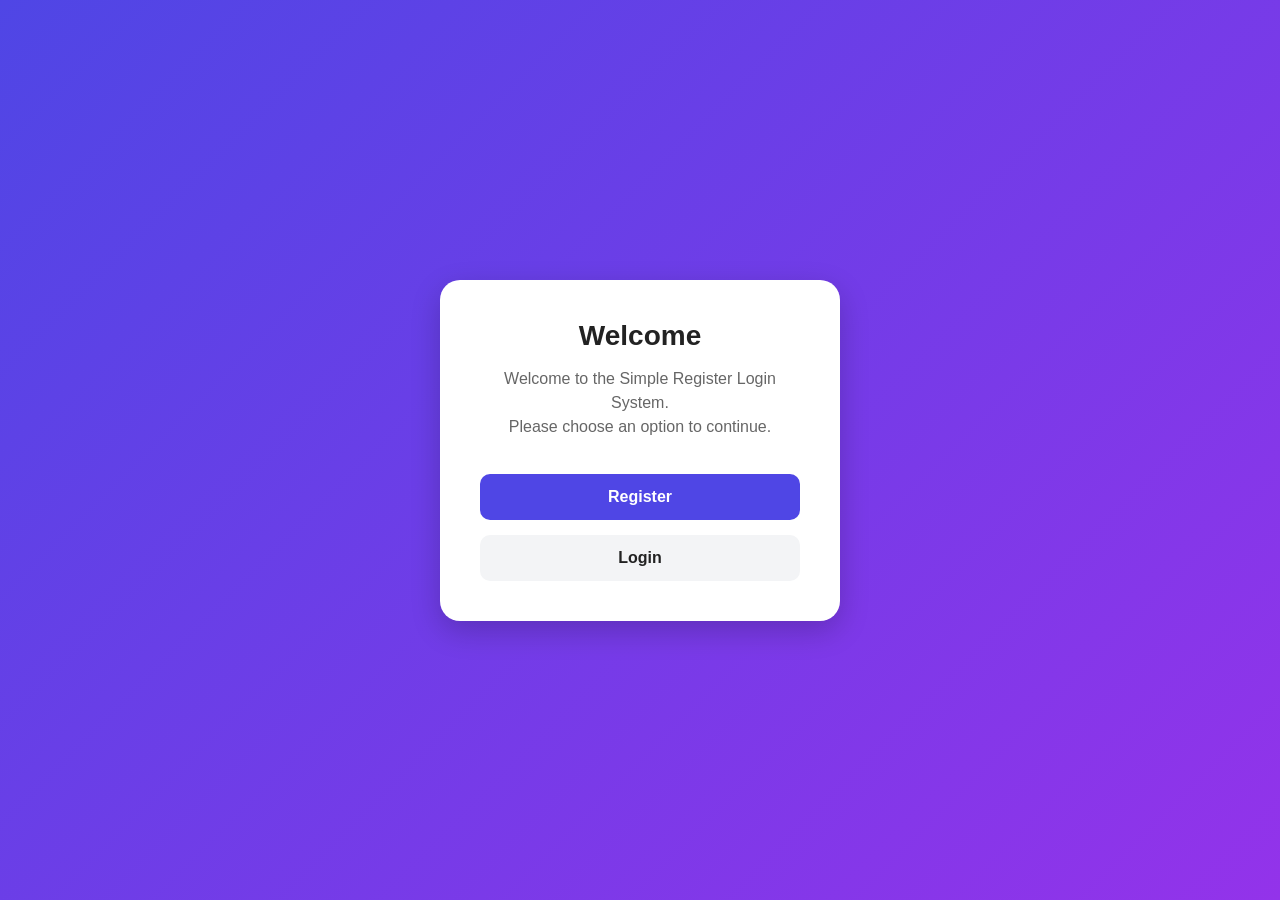
<file: src/main/resources/static/index.html>
<!DOCTYPE html>
<html lang="en">
<head>
    <meta charset="UTF-8">
    <meta name="viewport" content="width=device-width, initial-scale=1.0">
    <title>Welcome Page</title>
    <link rel="stylesheet" href="StyleSheets/index.css">
</head>
<body>

<div class="container">
    <h1>Welcome</h1>

    <p>
        Welcome to the Simple Register Login System.<br>
        Please choose an option to continue.
    </p>

    <div class="button-group">
        <button class="register-btn" onclick="goRegister()">Register</button>
        <button class="login-btn" onclick="goLogin()">Login</button>
    </div>

</div>

<script>
    function goRegister() {
        window.location.href = "registerPage.html";
    }

    function goLogin() {
        window.location.href = "loginPage.html";
    }
</script>

</body>
</html>
</file>
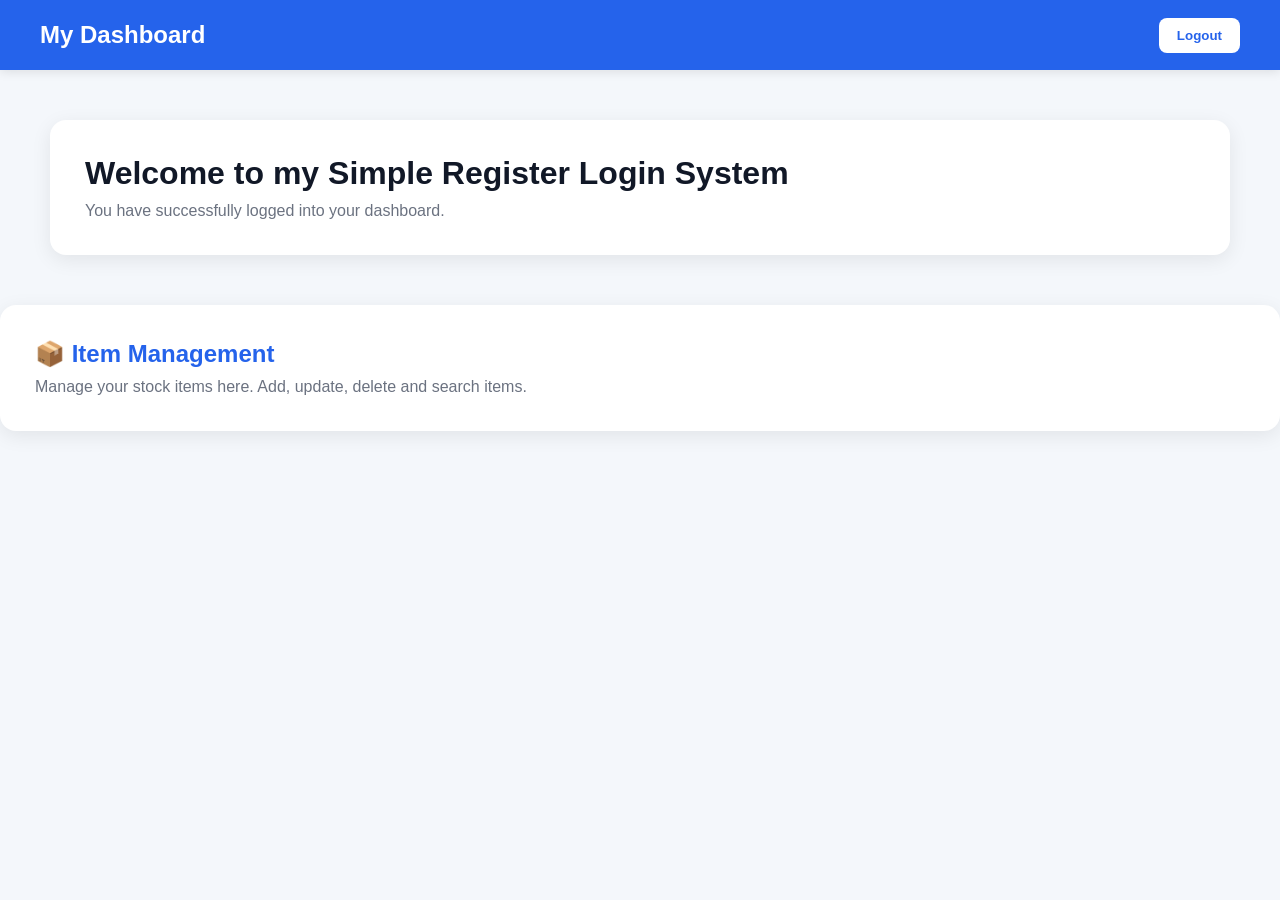
<file: src/main/resources/static/dashboard.html>
<!DOCTYPE html>
<html lang="en">
<head>
    <meta charset="UTF-8">
    <meta name="viewport" content="width=device-width, initial-scale=1.0">
    <title>Dashboard</title>

    <link rel="stylesheet" href="StyleSheets/dashboard.css">
</head>

<body>

<!-- Navbar -->
<div class="navbar">
    <h2>My Dashboard</h2>

    <button class="logout-btn" onclick="logout()">
        Logout
    </button>
</div>

<!-- Content -->
<div class="dashboard-container">

    <div class="welcome-card">
        <h1>Welcome to my Simple Register Login System</h1>
        <p>
            You have successfully logged into your dashboard.
        </p>
    </div>

</div>

<div class="item-card" onclick="openItems()">

    <h2>📦 Item Management</h2>

    <p>
        Manage your stock items here.
        Add, update, delete and search items.
    </p>

</div>

<script>

    function logout() {
        alert("Logged out successfully");
        window.location.href = "loginPage.html";
    }

    function openItems(){
        window.location.href = "itemsPage.html";
    }

</script>

</body>
</html>
</file>
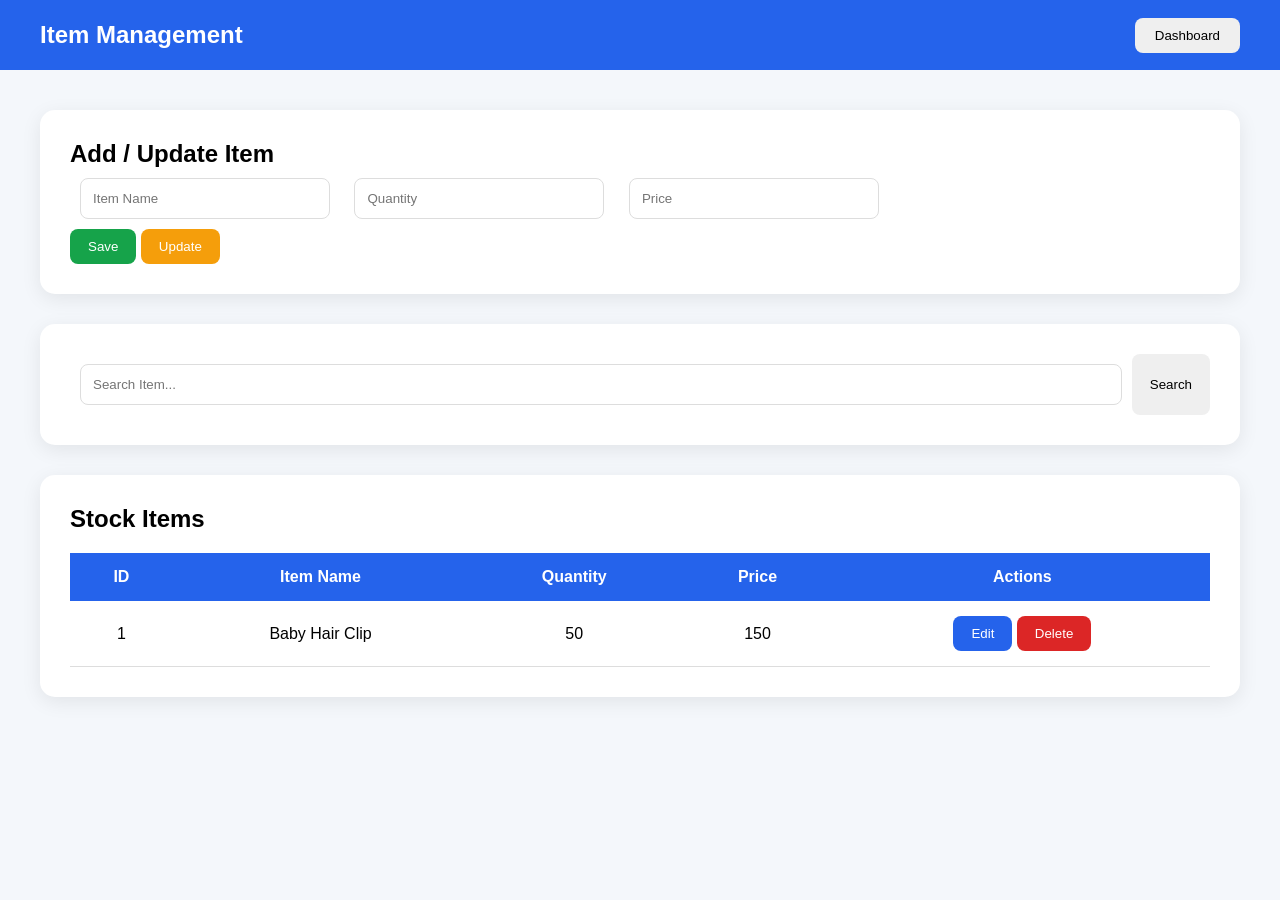
<file: src/main/resources/static/itemsPage.html>
<!DOCTYPE html>
<html lang="en">
<head>
    <meta charset="UTF-8">
    <title>Item Page</title>
    <link rel="stylesheet" href="StyleSheets/item.css">
    <script src="js/itemScript.js"></script>
</head>
<body>
<div class="navbar">

  <h2>Item Management</h2>

  <button onclick="goBack()">Dashboard</button>

</div>

<div class="container">
  <!-- Item Form -->
  <div class="form-card">
    <h2>Add / Update Item</h2>
    <input type="hidden" id="itemId">

    <input type="text"
           id="itemName"
           placeholder="Item Name">

    <input type="number"
           id="quantity"
           placeholder="Quantity">

    <input type="number"
           id="price"
           placeholder="Price">

    <div>
      <button id="saveButton" class="save">
        Save
      </button>

      <button id="updateButton" class="update">
        Update
      </button>
    </div>

  </div>

  <!-- Search -->
  <div class="search-box">
    <input type="text"
           id="searchText"
           placeholder="Search Item...">

    <button id="searchButton">
      Search
    </button>

  </div>

  <!-- Table -->
  <div class="table-card">
    <h2>Stock Items</h2>

    <table>
      <thead>
      <tr>

        <th>ID</th>

        <th>Item Name</th>

        <th>Quantity</th>

        <th>Price</th>

        <th>Actions</th>

      </tr>
      </thead>

      <tbody id="itemTableBody">
      <tr>

        <td>1</td>

        <td>Baby Hair Clip</td>

        <td>50</td>

        <td>150</td>

        <td>

          <button id="editButton" class="edit">
            Edit
          </button>

          <button id="deleteButton" class="delete">
            Delete
          </button>

        </td>
      </tr>
      </tbody>

    </table>

  </div>
</div>
</body>
</html>
</file>
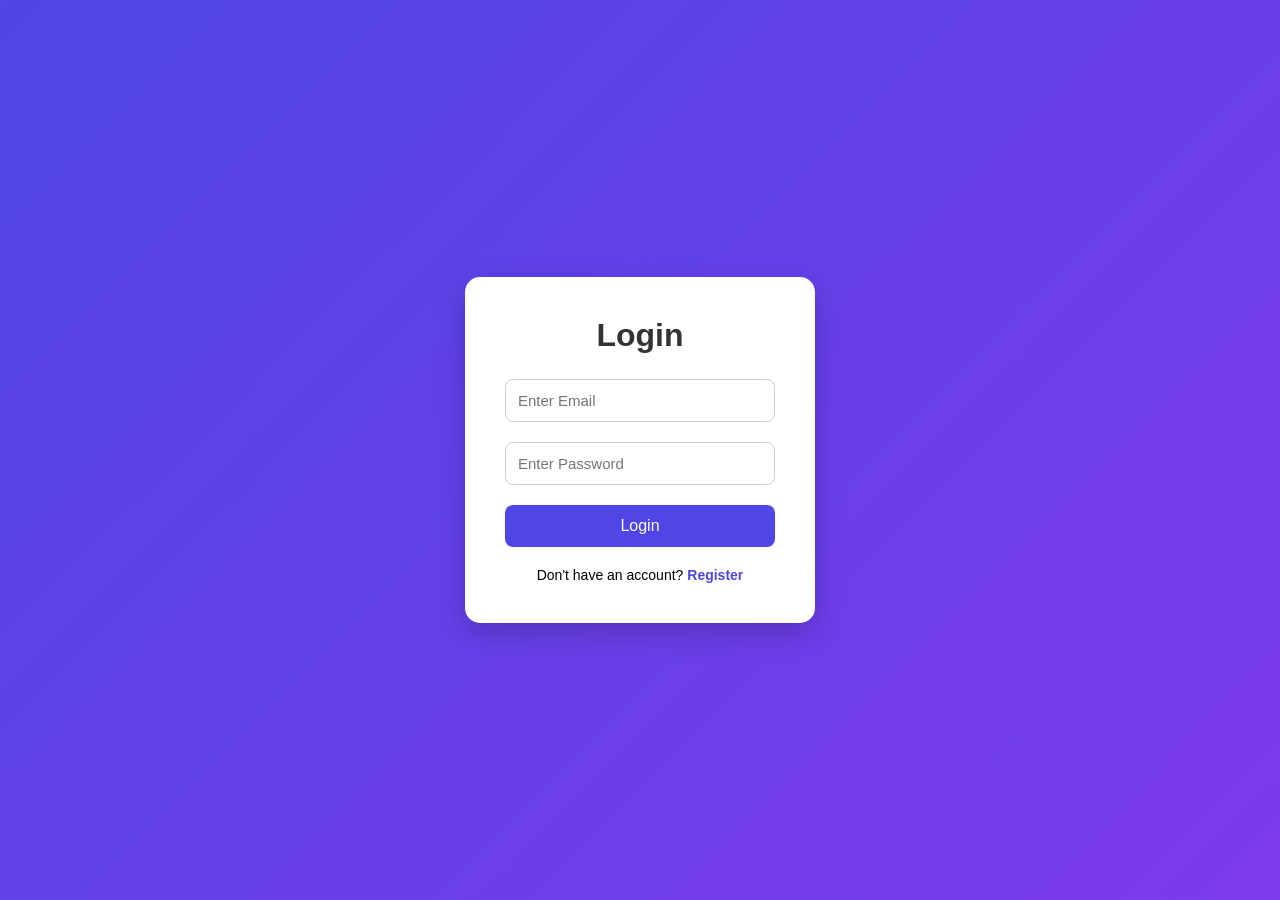
<file: src/main/resources/static/loginPage.html>
<!DOCTYPE html>
<html lang="en">
<head>
    <meta charset="UTF-8">
    <meta name="viewport" content="width=device-width, initial-scale=1.0">
    <title>Login Page</title>

    <link rel="stylesheet" href="StyleSheets/login.css">

</head>

<body>

<div class="login-container">

    <h1>Login</h1>

    <div class="input-group">
        <input id="loginEmail" placeholder="Enter Email">
    </div>

    <div class="input-group">
        <input id="loginPassword" type="password" placeholder="Enter Password">
    </div>

    <button onclick="login()">Login</button>

    <div class="register-link">
        Don't have an account?
        <a href="registerPage.html">Register</a>
    </div>

</div>

<script>

    function login() {

        const data = {
            email: document.getElementById("loginEmail").value,
            password: document.getElementById("loginPassword").value
        };

        fetch("http://localhost:8080/auth/login", {
            method: "POST",
            headers: {
                "Content-Type": "application/json"
            },
            body: JSON.stringify(data)
        })
            .then(res => res.text())
            .then(response => {

                alert(response);

                if (response.toLowerCase().includes("success")){
                    window.location.href = "dashboard.html"
                }else {
                    window.location.href = "loginPage.html"
                }

            })
    }

</script>

</body>
</html>
</file>
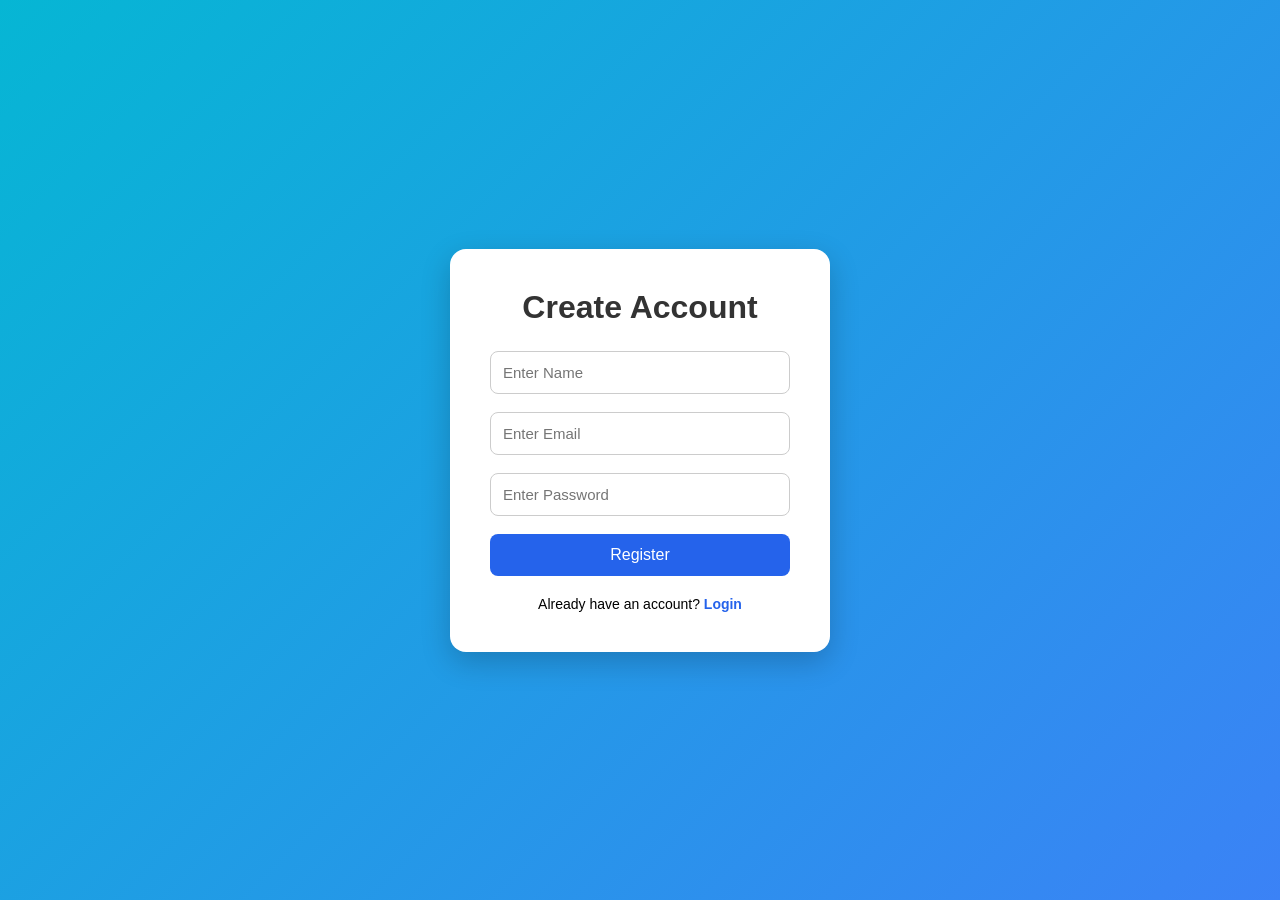
<file: src/main/resources/static/registerPage.html>
<!DOCTYPE html>
<html lang="en">
<head>
    <meta charset="UTF-8">
    <meta name="viewport" content="width=device-width, initial-scale=1.0">
    <title>Register Page</title>

    <link rel="stylesheet" href="StyleSheets/register.css">
</head>

<body>

<div class="register-container">

    <h1>Create Account</h1>

    <div class="input-group">
        <input id="name" placeholder="Enter Name">
    </div>

    <div class="input-group">
        <input id="email" placeholder="Enter Email">
    </div>

    <div class="input-group">
        <input id="password" type="password" placeholder="Enter Password">
    </div>

    <button onclick="register()">Register</button>

    <div class="login-link">
        Already have an account?
        <a href="loginPage.html">Login</a>
    </div>

</div>

<script>

    function register() {

        const data = {
            name: document.getElementById("name").value,
            email: document.getElementById("email").value,
            password: document.getElementById("password").value
        };

        fetch("http://localhost:8080/auth/register", {
            method: "POST",
            headers: {
                "Content-Type": "application/json"
            },
            body: JSON.stringify(data)
        })
            .then(res => res.text())
            .then(response => {

                alert(response);

                if (response.toLowerCase().includes("success")) {
                    window.location.href = "loginPage.html"
                }

            })
    }

</script>

</body>
</html>
</file>
<file: src/main/resources/static/StyleSheets/index.css>
* {
    margin: 0;
    padding: 0;
    box-sizing: border-box;
    font-family: Arial, sans-serif;
}

body {
    height: 100vh;
    display: flex;
    justify-content: center;
    align-items: center;
    background: linear-gradient(135deg, #4f46e5, #9333ea);
}

.container {
    background: white;
    width: 400px;
    padding: 40px;
    border-radius: 20px;
    text-align: center;
    box-shadow: 0 10px 30px rgba(0, 0, 0, 0.2);
}

h1 {
    font-size: 28px;
    margin-bottom: 15px;
    color: #222;
}

p {
    color: #666;
    margin-bottom: 35px;
    line-height: 1.5;
}

.button-group {
    display: flex;
    flex-direction: column;
    gap: 15px;
}

button {
    padding: 14px;
    border: none;
    border-radius: 10px;
    font-size: 16px;
    font-weight: bold;
    cursor: pointer;
    transition: 0.3s ease;
}

.register-btn {
    background-color: #4f46e5;
    color: white;
}

.register-btn:hover {
    background-color: #4338ca;
    transform: translateY(-2px);
}

.login-btn {
    background-color: #f3f4f6;
    color: #222;
}

.login-btn:hover {
    background-color: #e5e7eb;
    transform: translateY(-2px);
}

@media (max-width: 450px) {
    .container {
        width: 90%;
        padding: 30px 20px;
    }

    h1 {
        font-size: 24px;
    }
}
</file>
<file: src/main/resources/static/StyleSheets/dashboard.css>
*{
    margin: 0;
    padding: 0;
    box-sizing: border-box;
    font-family: Arial, sans-serif;
}

body{
    min-height: 100vh;
    background: #f4f7fb;
}

/* Navbar */
.navbar{
    width: 100%;
    height: 70px;
    background: #2563eb;
    display: flex;
    justify-content: space-between;
    align-items: center;
    padding: 0 40px;
    color: white;
    box-shadow: 0 2px 10px rgba(0,0,0,0.1);
}

.logout-btn{
    padding: 10px 18px;
    border: none;
    border-radius: 8px;
    background: white;
    color: #2563eb;
    font-weight: bold;
    cursor: pointer;
}

.logout-btn:hover{
    background: #e5e7eb;
}

/* Content */
.dashboard-container{
    padding: 50px;
    display: flex;
    flex-direction: column;
    gap: 30px;
}

.welcome-card{
    background: white;
    padding: 35px;
    border-radius: 16px;
    box-shadow: 0 5px 20px rgba(0,0,0,0.08);
}

.welcome-card h1{
    color: #111827;
    margin-bottom: 10px;
}

.welcome-card p{
    color: #6b7280;
    font-size: 16px;
}

.item-card{

    background:white;
    padding:35px;
    border-radius:16px;

    box-shadow:0 5px 20px rgba(0,0,0,0.08);

    cursor:pointer;

    transition:0.3s;

}


.item-card:hover{

    transform:translateY(-5px);

    box-shadow:0 10px 25px rgba(0,0,0,0.15);

}


.item-card h2{

    color:#2563eb;
    margin-bottom:10px;

}

.item-card p{

    color:#6b7280;

}
</file>
<file: src/main/resources/static/StyleSheets/item.css>
*{
    margin:0;
    padding:0;
    box-sizing:border-box;
    font-family:Arial;
}

body{
    background:#f4f7fb;
}

.navbar{
    height:70px;
    background:#2563eb;
    color:white;
    display:flex;
    justify-content:space-between;
    align-items:center;
    padding:0 40px;
}

.navbar button{
    padding:10px 20px;
    border:none;
    border-radius:8px;
    cursor:pointer;
}

.container{
    padding:40px;
}

.form-card,
.table-card,
.search-box{
    background:white;
    padding:30px;
    border-radius:15px;
    margin-bottom:30px;
    box-shadow:0 5px 20px rgba(0,0,0,0.08);
}

input{
    padding:12px;
    margin:10px;
    width:250px;
    border:1px solid #ddd;
    border-radius:8px;
}

button{
    padding:10px 18px;
    border:none;
    border-radius:8px;
    cursor:pointer;
}

.save{
    background:#16a34a;
    color:white;
}

.update{
    background:#f59e0b;
    color:white;
}

.search-box{
    display:flex;
}

.search-box input{
    flex:1;
}

table{
    width:100%;
    border-collapse:collapse;
    margin-top:20px;
}

th{
    background:#2563eb;
    color:white;
    padding:15px;
}

td{
    padding:15px;
    text-align:center;
    border-bottom:1px solid #ddd;
}

.edit{
    background:#2563eb;
    color:white;
}

.delete{
    background:#dc2626;
    color:white;
}
</file>
<file: src/main/resources/static/StyleSheets/login.css>
*{
    margin: 0;
    padding: 0;
    box-sizing: border-box;
    font-family: Arial, sans-serif;
}

body{
    height: 100vh;
    display: flex;
    justify-content: center;
    align-items: center;
    background: linear-gradient(135deg, #4f46e5, #7c3aed);
}

.login-container{
    width: 350px;
    background: white;
    padding: 40px;
    border-radius: 15px;
    box-shadow: 0 10px 30px rgba(0,0,0,0.2);
    text-align: center;
}

.login-container h1{
    margin-bottom: 25px;
    color: #333;
}

.input-group{
    margin-bottom: 20px;
}

.input-group input{
    width: 100%;
    padding: 12px;
    border: 1px solid #ccc;
    border-radius: 8px;
    outline: none;
    transition: 0.3s;
    font-size: 15px;
}

.input-group input:focus{
    border-color: #4f46e5;
    box-shadow: 0 0 5px rgba(79,70,229,0.4);
}

button{
    width: 100%;
    padding: 12px;
    border: none;
    border-radius: 8px;
    background-color: #4f46e5;
    color: white;
    font-size: 16px;
    cursor: pointer;
    transition: 0.3s;
}

button:hover{
    background-color: #4338ca;
}

.register-link{
    margin-top: 20px;
    font-size: 14px;
}

.register-link a{
    color: #4f46e5;
    text-decoration: none;
    font-weight: bold;
}

.register-link a:hover{
    text-decoration: underline;
}
</file>
<file: src/main/resources/static/StyleSheets/register.css>
*{
    margin: 0;
    padding: 0;
    box-sizing: border-box;
    font-family: Arial, sans-serif;
}

body{
    height: 100vh;
    display: flex;
    justify-content: center;
    align-items: center;
    background: linear-gradient(135deg, #06b6d4, #3b82f6);
}

.register-container{
    width: 380px;
    background: white;
    padding: 40px;
    border-radius: 16px;
    box-shadow: 0 10px 30px rgba(0,0,0,0.2);
    text-align: center;
}

.register-container h1{
    margin-bottom: 25px;
    color: #333;
}

.input-group{
    margin-bottom: 18px;
}

.input-group input{
    width: 100%;
    padding: 12px;
    border: 1px solid #ccc;
    border-radius: 8px;
    outline: none;
    transition: 0.3s;
    font-size: 15px;
}

.input-group input:focus{
    border-color: #2563eb;
    box-shadow: 0 0 6px rgba(37,99,235,0.4);
}

button{
    width: 100%;
    padding: 12px;
    border: none;
    border-radius: 8px;
    background-color: #2563eb;
    color: white;
    font-size: 16px;
    cursor: pointer;
    transition: 0.3s;
}

button:hover{
    background-color: #1d4ed8;
}

.login-link{
    margin-top: 20px;
    font-size: 14px;
}

.login-link a{
    color: #2563eb;
    text-decoration: none;
    font-weight: bold;
}

.login-link a:hover{
    text-decoration: underline;
}
</file>
